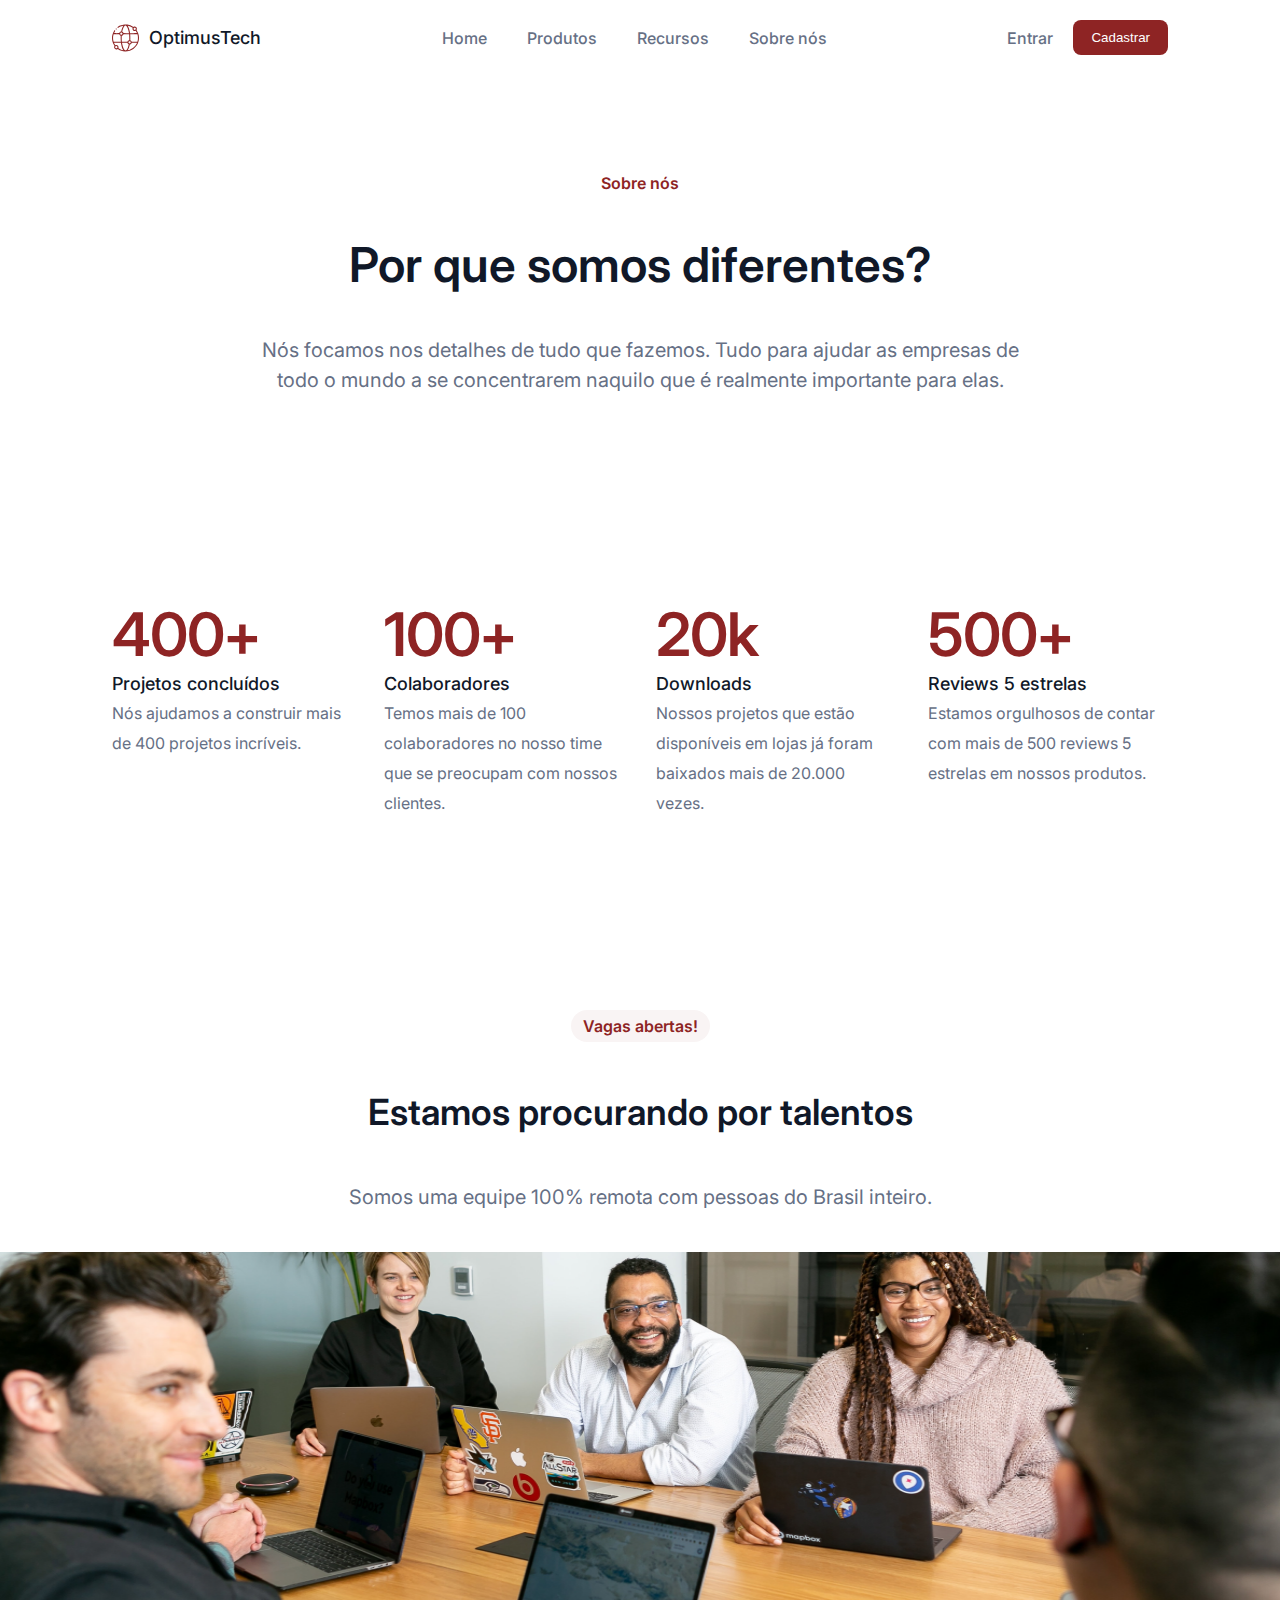
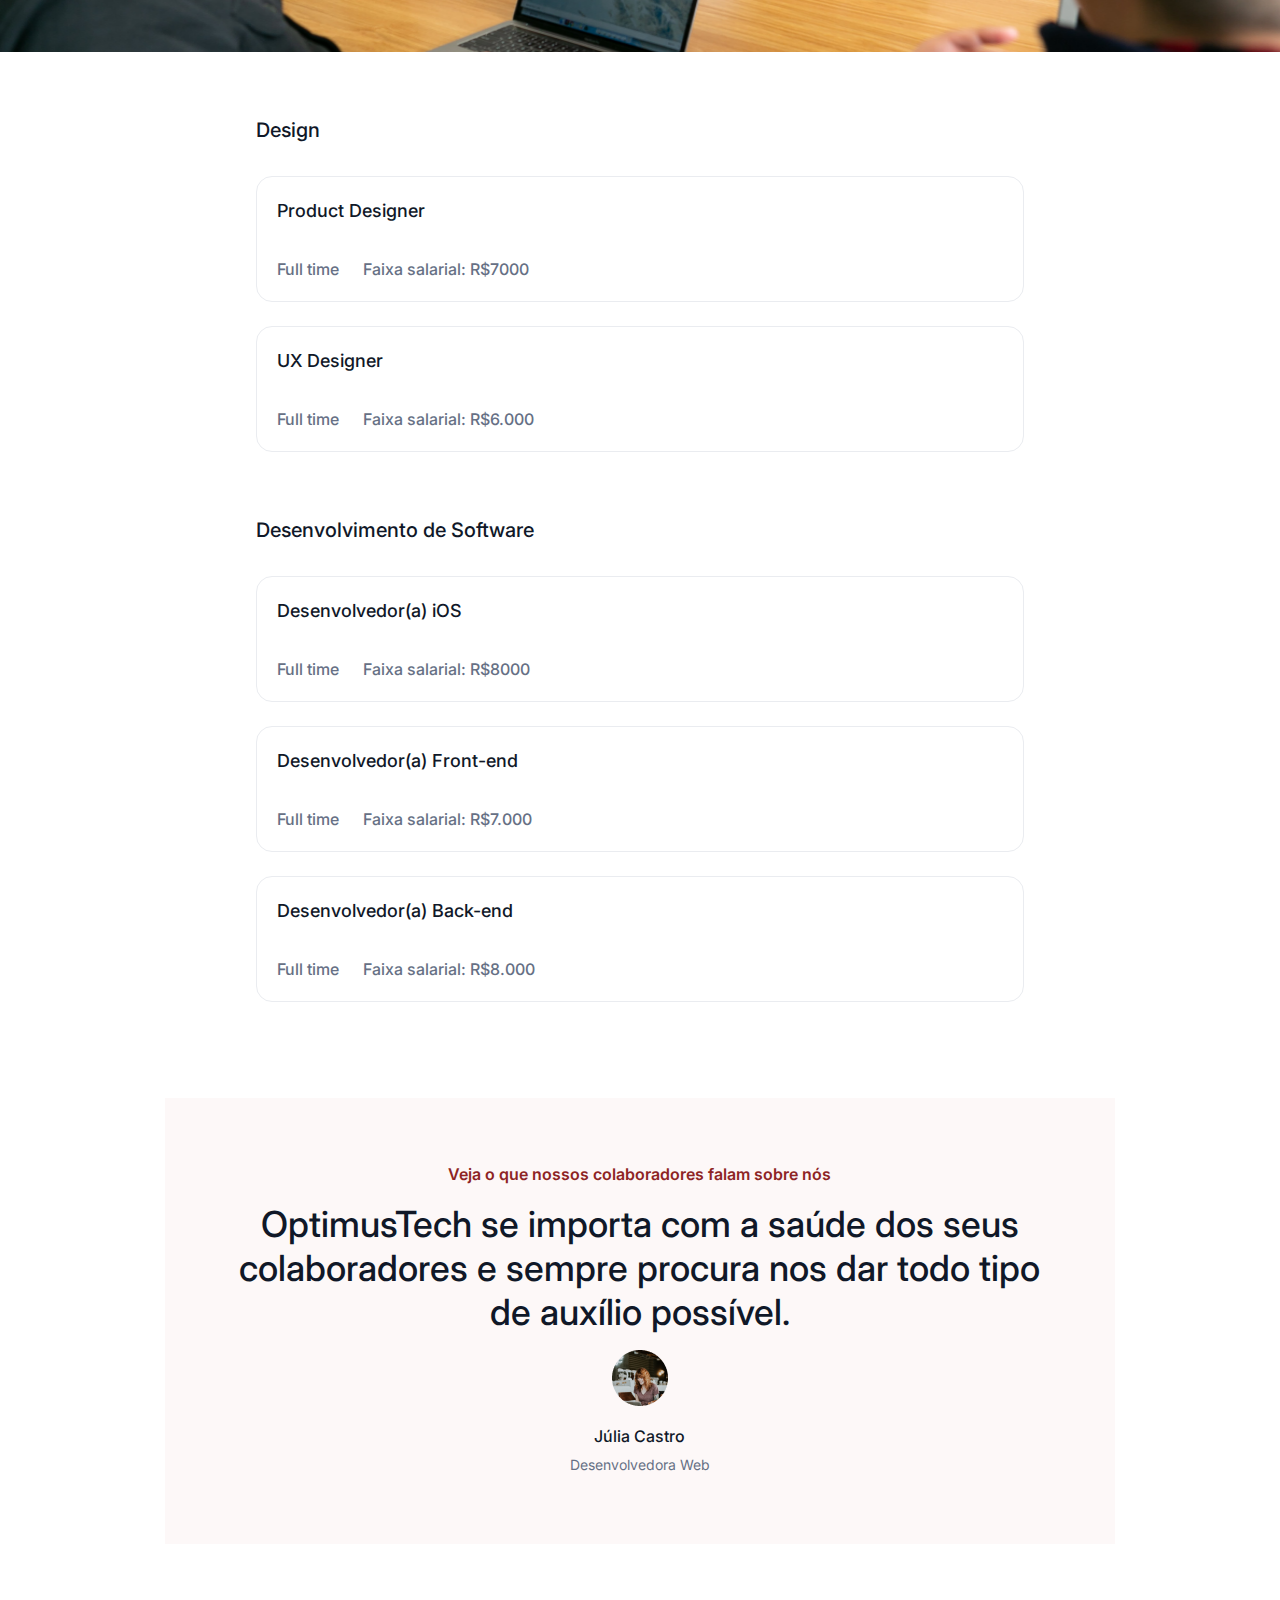
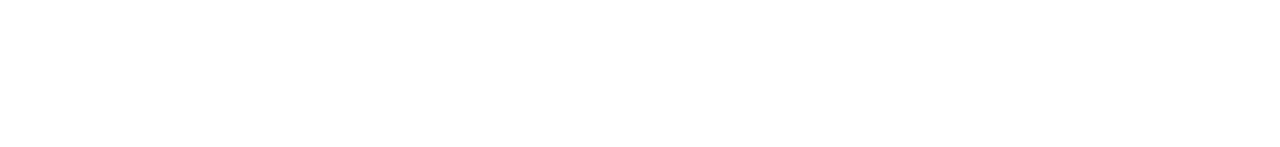
<file: vagas/index.html>
<!DOCTYPE html>
<html lang="pt-br">

<head>
  <meta charset="UTF-8">
  <meta http-equiv="X-UA-Compatible" content="IE=edge">
  <meta name="viewport" content="width=device-width, initial-scale=1.0">
  <title>Página de Vagas</title>
  <link rel="stylesheet" href="./assets/css/global.css">
  <link href="https://fonts.googleapis.com/css2?family=Inter:wght@400;500;700;900&display=swap" rel="stylesheet">
</head>

<body>
  <header class="header" id="home">
    <div class="navbar">
      <div class="logo">
        <img src="./assets/img/worldwide.svg" alt="worldwide">
        <h3 class="text">OptimusTech</h3>
      </div>
      <nav>
        <ul class="links">
          <li><a href="#">Home</a></li>
          <li><a href="#">Produtos</a></li>
          <li><a href="#">Recursos</a></li>
          <li><a href="#">Sobre nós</a></li>
        </ul>
        <div class="burguer">
          <span class="bar"></span>
          <span class="bar"></span>
          <span class="bar"></span>
        </div>
      </nav>
      <div class="navigationActions">
        <p class="text">Entrar</p>
        <button class="button">Cadastrar</button>
      </div>
    </div>
    <section class="about">
      <span class="subHeading">Sobre nós</span>
      <h1 class="heading">Por que somos diferentes?</h1>
      <p class="supportingText">Nós focamos nos detalhes de tudo que fazemos. Tudo para ajudar as empresas de <br> todo
        o mundo a se concentrarem naquilo que é realmente importante para elas.</p>
    </section>
  </header>

  <main class="main">

<!-- section metrics -->

    <section class="metrics">
      <div>
        <h1 class="number">400+</h1>
        <p class="text">Projetos concluídos</p>
        <p class="supportingText">Nós ajudamos a construir mais de 400 projetos incríveis.</p>
      </div>
      <div>
        <h1 class="number">100+</h1>
        <p class="text">Colaboradores</p>
        <p class="supportingText">Temos mais de 100 colaboradores no nosso time que se preocupam com nossos clientes.</p>
      </div>
      <div>
        <h1 class="number">20k</h1>
        <p class="text">Downloads</p>
        <p class="supportingText">Nossos projetos que estão disponíveis em lojas já foram baixados mais de 20.000 vezes.</p>
      </div>
      <div>
        <h1 class="number">500+</h1>
        <p class="text">Reviews 5 estrelas</p>
        <p class="supportingText">Estamos orgulhosos de contar com mais de 500 reviews 5 estrelas em nossos produtos.</p>
      </div>
    </section>
   
    <div class="jobs">

      <!-- section talents -->

      <section class="talents">
        <span class="subHeading">Vagas abertas!</span>
        <h1 class="heading">Estamos procurando por talentos</h1>
        <p class="supportingText">Somos uma equipe 100% remota com pessoas do Brasil inteiro.</p>
        <img src="./assets/img/Image.png" alt="image">
      </section>

      <!-- section experience -->

      <section class="experienceContainer">

        <div class="experience">
          <div class="_container">
          <h3 class="text" style="font-size: 20px;">Design</h3>
          <div class="jobPost">
            <h4 class="text">Product Designer</h4>
            <div class="jobDescription">
              <p>Full time</p>
              <p>Faixa salarial: R$7000</p>
            </div>
          </div>
        </div>
        <div class="_container">
          <div class="jobPost">
            <h4 class="text">UX Designer</h4>
            <div class="jobDescription">
              <p>Full time</p>
              <p>Faixa salarial: R$6.000</p>
            </div>
          </div>
        </div>
        </div>
      
        <div class="experience">
          <div class="_container">
          <h3 class="text" style="font-size: 20px;">Desenvolvimento de Software</h3>
          <div class="jobPost">
            <h4 class="text">Desenvolvedor(a) iOS</h4>
            <div class="jobDescription">
              <p>Full time</p>
              <p>Faixa salarial: R$8000</p>
            </div>
          </div>
        </div>
        <div class="_container">
          <div class="jobPost">
            <h4 class="text">Desenvolvedor(a) Front-end</h4>
            <div class="jobDescription">
              <p>Full time</p>
              <p>Faixa salarial: R$7.000</p>
            </div>
          </div>
        </div>
        <div class="_container">
          <div class="jobPost">
            <h4 class="text">Desenvolvedor(a) Back-end</h4>
            <div class="jobDescription">
              <p>Full time</p>
              <p>Faixa salarial: R$8.000</p>
            </div>
          </div>
        </div>
        </div>

      </section>
    </div>

    <section class="comments">
      <span class="subHeading">Veja o que nossos colaboradores falam sobre nós</span>
      <h1 class="heading">OptimusTech se importa com a saúde dos seus colaboradores e sempre procura nos dar todo tipo de auxílio possível.</h1>
      <img src="./assets/img/Avatar.png" alt="Avatar">
      <div>
        <h4 class="text">Júlia Castro</h4>
        <p class="supportingText">Desenvolvedora Web</p>
      </div>
    </section>

  </main>

  <script src="./assets/js/main.js"></script>
</body>

</html>
</file>
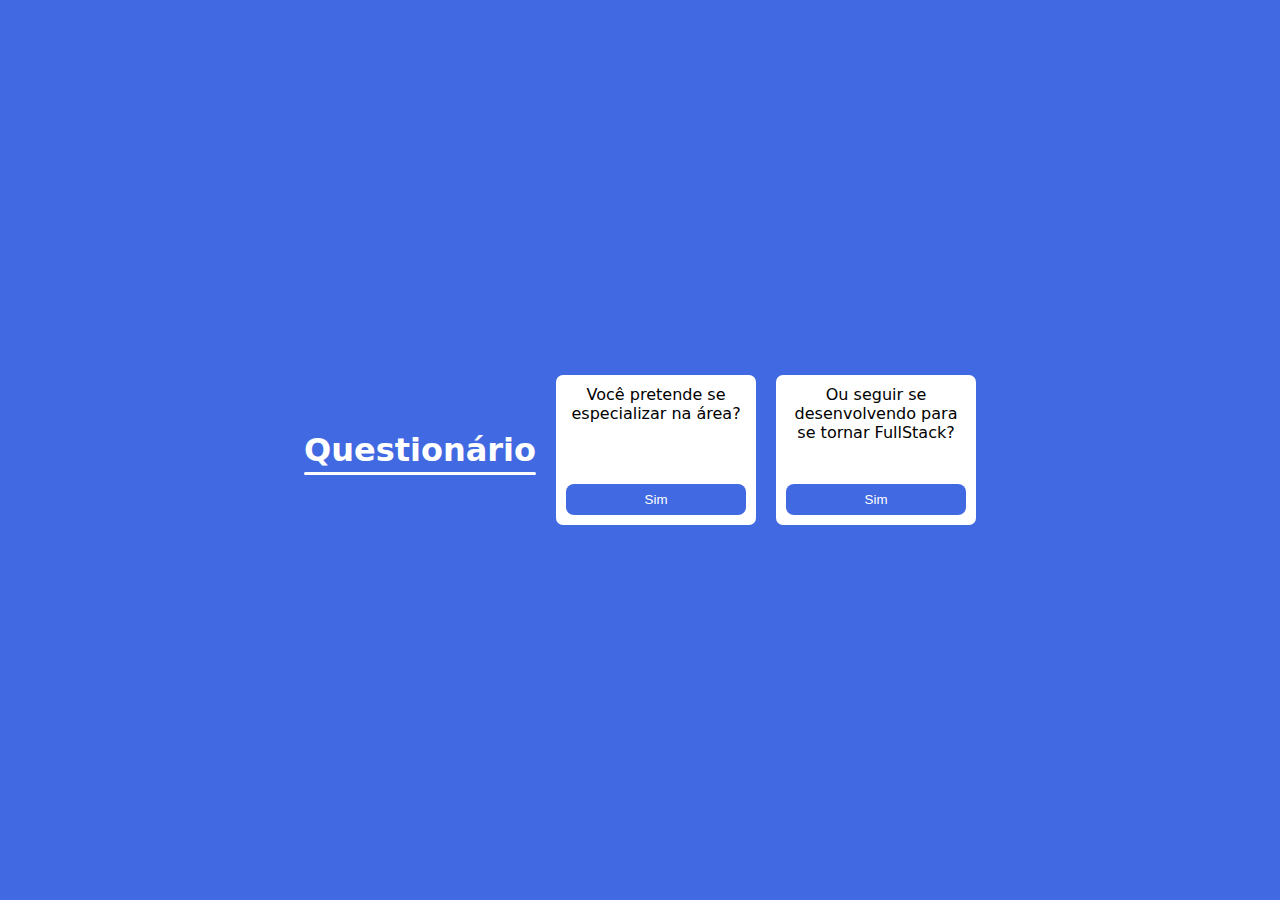
<file: logica/dia-03/index.html>
<!DOCTYPE html>
<html lang="pt-br">

<head>
  <meta charset="UTF-8">
  <meta http-equiv="X-UA-Compatible" content="IE=edge">
  <meta name="viewport" content="width=device-width, initial-scale=1.0">
  <title>Document</title>
  <link rel="stylesheet" href="./style.css">
</head>

<body>
  <div class="container">
    <h1>Questionário</h1>
    <div class="box">
      <p>Você pretende se especializar na área?</p>
      <button class="especializar">Sim</button>
    </div>
    <div class="box">
      <p>Ou seguir se desenvolvendo para se tornar FullStack?</p>
      <button class="fullstack">Sim</button>
    </div>
  </div>
  <script src="./main.js"></script>
</body>

</html>
</file>
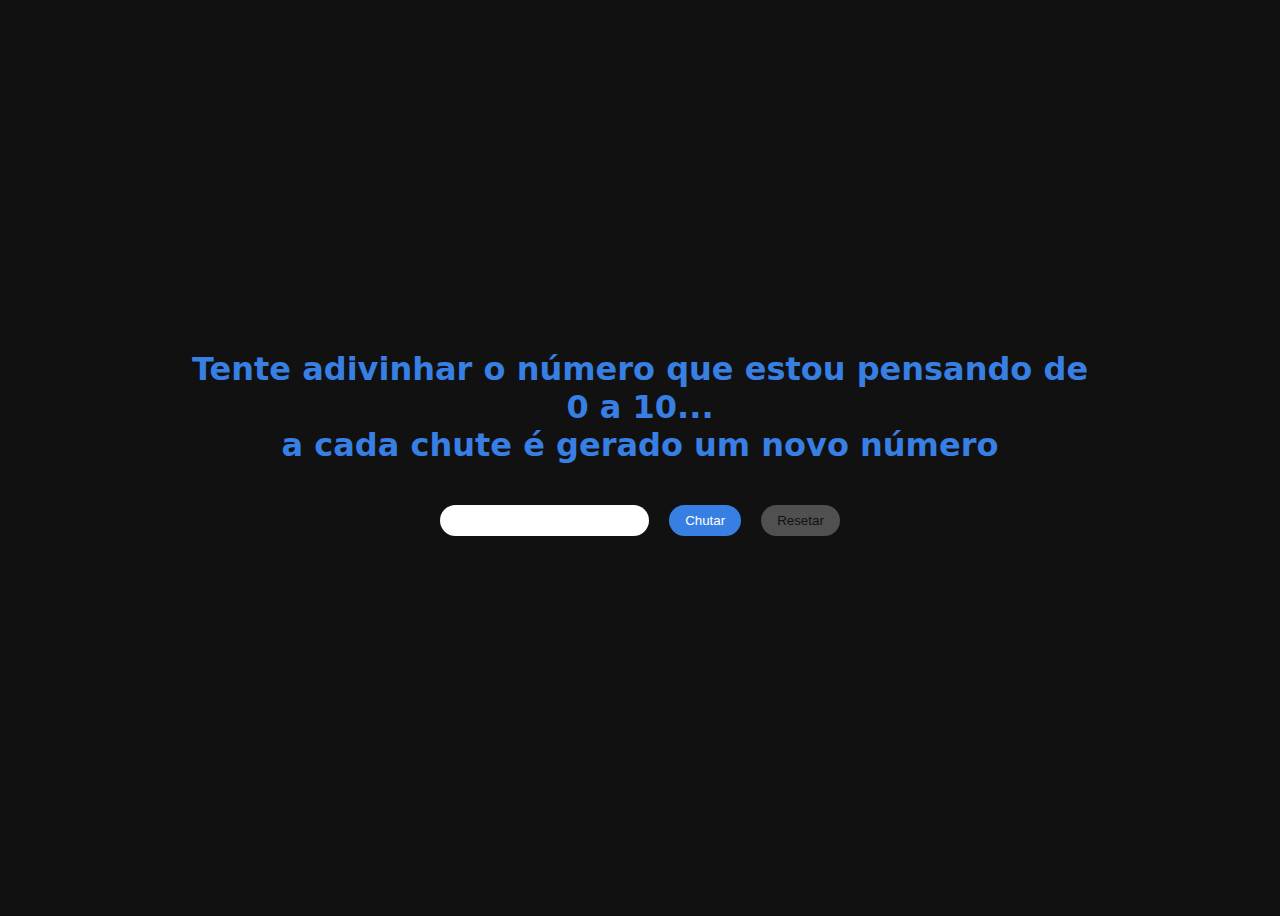
<file: logica/dia-04/index.html>
<!DOCTYPE html>
<html lang="pt-br">

<head>
  <meta charset="UTF-8">
  <meta http-equiv="X-UA-Compatible" content="IE=edge">
  <meta name="viewport" content="width=device-width, initial-scale=1.0">
  <title>Document</title>
  <link rel="stylesheet" href="./style.css">
</head>

<body>
  <div class="container">
    <h1>Tente adivinhar o número que estou pensando de 0 a 10... <br> a cada chute é gerado um novo número</h1>
    <div class="advinhar">
      <input type="text" id="input">
      <button class="chutar">Chutar</button>
      <button class="resetar" onclick="resetar()">Resetar</button>
    </div>
    <p class="resultado"></p>
  </div>

 <script src="./main.js"></script>
</body>

</html>
</file>
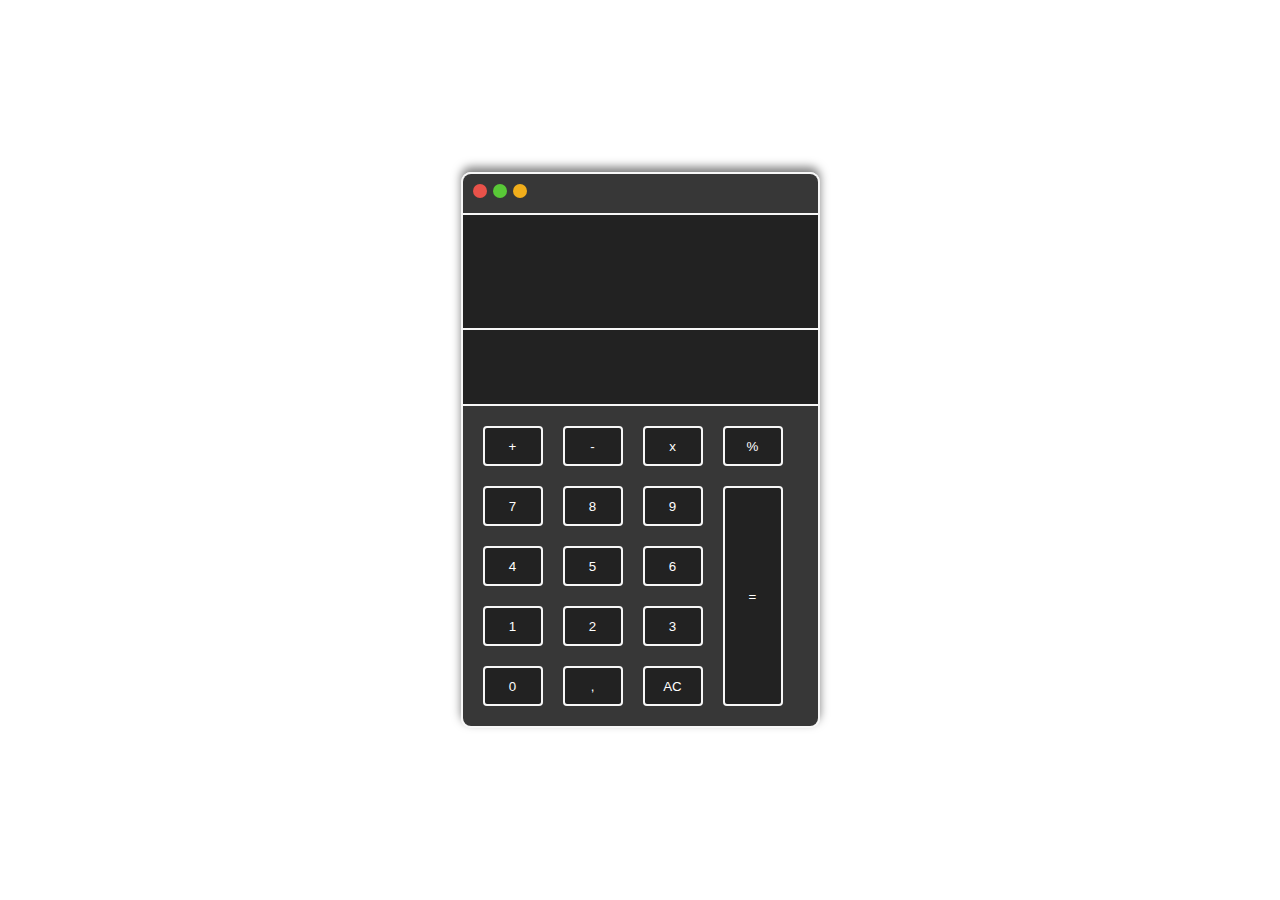
<file: logica/dia-07/index.html>
<!DOCTYPE html>
<html lang="pt-br">

<head>
  <meta charset="UTF-8">
  <meta http-equiv="X-UA-Compatible" content="IE=edge">
  <meta name="viewport" content="width=device-width, initial-scale=1.0">
  <title>Document</title>
  <link rel="stylesheet" href="./assets/css/style.css">
</head>

<body>
  <div class="container">
    <div class="balls">
      <span class="ball"></span>
      <span class="ball"></span>
      <span class="ball"></span>
    </div>
    <div class="resultContainer">
      <h1 class="result"></h1>
    </div>
    <div class="typeContainer">
      <h2 class="type"></h2>
    </div>
    <div class="buttons">
      <button class="button">+</button>
      <button class="button">-</button>
      <button class="button">x</button>
      <button class="button">%</button>
      <button class="button" onclick="insert('7')">7</button>
      <button class="button" onclick="insert('8')">8</button>
      <button class="button" onclick="insert('9')">9</button>
      <button class="button">=</button>
      <button class="button" onclick="insert('4')">4</button>
      <button class="button" onclick="insert('5')">5</button>
      <button class="button" onclick="insert('6')">6</button>
      <button class="button" onclick="insert('1')">1</button>
      <button class="button" onclick="insert('2')">2</button>
      <button class="button" onclick="insert('3')">3</button>
      <button class="button" onclick="insert('0')">0</button>
      <button class="button">,</button>
      <button class="button">AC</button>
    </div>
  </div>
  <script src="./assets/js/main.js"></script>
</body>

</html>
</file>
<file: vagas/assets/css/global.css>
._container{display:flex;align-items:flex-start;flex-direction:column;gap:32px}*{padding:0;margin:0;box-sizing:border-box;list-style:none;text-decoration:none}html{scroll-behavior:smooth}body{font-family:"Inter",sans-serif}.header .navbar{display:flex;align-items:center;justify-content:space-between;background-color:#fff;padding:20px 112px}.header .navbar .logo{display:flex;gap:10px}.header .navbar .logo .text{font-weight:500;font-size:18px;line-height:28px;color:#101828}.header .navbar .links{display:flex;gap:40px}.header .navbar .links a{font-weight:500;font-size:18px;line-height:28px;color:#101828;font-size:16px;color:#667085;position:relative;display:inline-block}.header .navbar .links a::after{content:"";display:inline-block;position:absolute;background-color:#8e2424;height:3px;width:0;left:0;bottom:-10px;transition:.3s}.header .navbar .links a:hover{color:#101828}.header .navbar .links a:hover::after{width:100%}.header .navbar .burguer{display:none;cursor:pointer}.header .navbar .burguer .bar{display:block;width:28px;height:3px;border-radius:2px;background-color:#8e2424;margin:5px auto;transition:all .3s ease-in-out}.header .navbar .navigationActions{display:flex;align-items:center;gap:20px}.header .navbar .navigationActions .text{font-weight:500;font-size:18px;line-height:28px;color:#101828;font-size:16px;color:#667085;cursor:pointer}.header .navbar .navigationActions .text:hover{color:#101828}.header .navbar .navigationActions .button{padding:10px 18px;display:inline-block;border:none;outline:none;background-color:#8e2424;color:#fff;border-radius:8px;cursor:pointer}.header .navbar .navigationActions .button:hover{background-color:#651a1a}.header .about{display:flex;flex-direction:column;align-items:center;justify-content:center;text-align:center;gap:40px;padding:96px 112px}.header .about .subHeading{font-weight:600;font-size:16px;line-height:24px;color:#8e2424}.header .about .heading{font-weight:600;font-size:48px;line-height:60px;color:#101828}.header .about .supportingText{font-weight:400;font-size:20px;line-height:30px;color:#667085}.main{padding:107px 112px}.main .metrics{display:grid;grid-template-columns:repeat(4, 1fr);align-items:flex-start;gap:32px}.main .metrics .number{font-weight:600;font-size:60px;line-height:72px;letter-spacing:-0.02em;color:#8e2424}.main .metrics .text{font-weight:500;font-size:18px;line-height:28px;color:#101828}.main .metrics .supportingText{font-weight:400;font-size:20px;line-height:30px;color:#667085;font-size:16px}.main .jobs{padding-top:192px}.main .jobs .talents{display:flex;align-items:center;justify-content:center;flex-direction:column;gap:40px;text-align:center}.main .jobs .talents .subHeading{font-weight:600;font-size:16px;line-height:24px;color:#8e2424;padding:4px 12px;background:rgba(142,36,36,.05);border-radius:16px}.main .jobs .talents .heading{font-weight:600;font-size:48px;line-height:60px;color:#101828;font-size:36px}.main .jobs .talents .supportingText{font-weight:400;font-size:20px;line-height:30px;color:#667085}.main .jobs .talents img{width:1310px;height:400px}.main .jobs .experienceContainer{display:flex;flex-direction:column;align-items:center;padding-top:64px;text-align:left;gap:64px}.main .jobs .experienceContainer .experience{display:flex;flex-direction:column;align-items:flex-start;gap:24px}.main .jobs .experienceContainer .experience .text{font-weight:500;font-size:18px;line-height:28px;color:#101828}.main .jobs .experienceContainer .experience .jobPost{display:flex;align-items:flex-start;flex-direction:column;border:1px solid #eaecf0;padding:20px;width:768px;border-radius:16px;gap:32px}.main .jobs .experienceContainer .experience .jobPost .jobDescription{display:flex;flex-direction:row;gap:24px}.main .jobs .experienceContainer .experience .jobPost .jobDescription p{font-weight:500;font-size:16px;line-height:24px;color:#667085}.main .comments{display:flex;align-items:center;flex-direction:column;justify-content:center;background:rgba(196,25,25,.03);width:90%;margin:96px auto;text-align:center;padding:64px;gap:16px}.main .comments .subHeading{font-weight:600;font-size:16px;line-height:24px;color:#8e2424}.main .comments .heading{font-weight:600;font-size:48px;line-height:60px;color:#101828;font-size:36px;font-weight:500;line-height:44px}.main .comments .text{font-weight:500;font-size:18px;line-height:28px;color:#101828;font-size:16px}.main .comments .supportingText{font-weight:400;font-size:20px;line-height:30px;color:#667085;font-size:14px}@media(max-width: 1140px){.main .experienceContainer .experience .jobPost{width:75vh}}@media(max-width: 1000px){.header .navbar{position:fixed;width:100%;top:0}.header .navbar .links{position:fixed;left:-100%;top:65px;text-align:center;flex-direction:column;padding:20px 0;width:100%;transition:.3s;border-radius:0 0 20px 20px;background-color:#101828}.header .navbar .links li{margin:4px auto}.header .navbar .links a{color:#fff}.header .navbar .links a:hover{color:#b72e2e}.header .navbar .links.active{left:0}.header .navbar .burguer{display:block}.header .navbar .burguer.active .bar:nth-child(2){opacity:0}.header .navbar .burguer.active .bar:nth-child(1){transform:translateY(8px) rotate(45deg)}.header .navbar .burguer.active .bar:nth-child(3){transform:translateY(-8px) rotate(-45deg)}.header .navbar .navigationActions{display:none}.header .about{padding-top:172px}.main{padding:107px 80px}.main .metrics{grid-template-columns:repeat(2, 1fr)}.main .comments .heading{font-size:30px}}@media(max-width: 840px){.main .metrics{grid-template-columns:1fr;text-align:center}.main .jobs .experienceContainer .experience .jobPost{width:484px}.main .comments .heading{font-size:26px}}@media(max-width: 640px){.main .jobs .experienceContainer .experience .jobPost{width:284px}.main .jobs .experienceContainer .experience .jobPost .jobDescription p{font-size:14px}}/*# sourceMappingURL=global.css.map */
</file>
<file: logica/dia-03/style.css>
* {
  padding: 0;
  margin: 0;
  box-sizing: border-box;
}

body {
  background-color: royalblue;
  font-family: system-ui, -apple-system, BlinkMacSystemFont, 'Segoe UI', Roboto, Oxygen, Ubuntu, Cantarell, 'Open Sans', 'Helvetica Neue', sans-serif;
}

.container {
  display: flex;
  flex-direction: row;
  justify-content: center;
  align-items: center;
  margin: auto;
  width: 100vw;
  height: 100vh;
  gap: 20px;
}

.box {
  display: flex;
  flex-direction: column;
  justify-content: space-between;
  background-color: white;
  height: 150px;
  width: 200px;
  border-radius: 7px;
  text-align: center;
  padding: 10px;
}

button {
  padding: 8px 16px;
  display: inline-block;
  outline: none;
  border: none;
  background-color: royalblue;
  color: white;
  cursor: pointer;
  border-radius: 8px;
}

h1 {
  color: white;
  position: relative;
}

h1::after {
content: "";
display: inline-block;
position: absolute;
width: 100%;
height: 3px;
border-radius: 2px;
background-color: white;
left: 0;
bottom: -6px;
}
</file>
<file: logica/dia-04/style.css>
:root {
  --bg-claro: rgb(56, 127, 227);
  --bg-escuro: #505050;
  --color-claro: white;
  --color-escuro: #111111;
}

body {
  background-color: #111111;
  color: var(--bg-claro);
  font-family: system-ui, -apple-system, BlinkMacSystemFont, 'Segoe UI', Roboto, Oxygen, Ubuntu, Cantarell, 'Open Sans', 'Helvetica Neue', sans-serif;
}

.container {
  display: flex;
  flex-direction: column;
  align-items: center;
  justify-content: center;
  width: 900px;
  height: 100vh;
  margin: 0 auto;
  text-align: center;
  gap: 20px;
}

.advinhar {
  display: flex;
  gap: 20px;
  align-items: center;
}

input,
button {
  border: none;
  outline: none;
  padding: 8px 16px;
  border-radius: 16px;
  text-align: center;
  display: inline-block;
}

button {
  cursor: pointer;
}

.chutar {
  background-color: var(--bg-claro);
  color: var(--color-claro);
}

.resetar {
  background-color: var(--bg-escuro);
  color: var(--color-escuro);
  pointer-events: none;
}
</file>
<file: logica/dia-07/assets/css/style.css>
*{padding:0;margin:0;box-sizing:border-box;list-style:none;text-decoration:none}body{display:flex;align-items:center;justify-content:center;height:100vh;font-family:system-ui,-apple-system,BlinkMacSystemFont,"Segoe UI",Roboto,Oxygen,Ubuntu,Cantarell,"Open Sans","Helvetica Neue",sans-serif;background:url(https://4kwallpapers.com/images/wallpapers/macos-big-sur-apple-layers-fluidic-colorful-wwdc-stock-2048x1536-1455.jpg) no-repeat top;background-size:cover}.container{width:359px;border-radius:10px;border:2px solid #f7f7f7;box-shadow:0 -5px 10px 0 rgba(0,0,0,.5)}.balls{display:flex;position:relative;height:39px;background-color:#373737;border-radius:8px 8px 0 0}.balls .ball{position:absolute;width:14px;height:14px;border-radius:50%;cursor:pointer}.balls .ball:nth-child(1){background-color:#e9524a;top:10px;left:10px}.balls .ball:nth-child(2){background-color:#59c837;top:10px;left:30px}.balls .ball:nth-child(3){background-color:#f1ae1b;top:10px;left:50px}.resultContainer{display:flex;align-items:center;justify-content:flex-end;min-height:117px;background-color:#222;position:relative}.resultContainer::after{content:"";display:inline-block;position:absolute;height:2px;width:100%;background-color:#f7f7f7;bottom:0}.resultContainer::before{content:"";display:inline-block;position:absolute;height:2px;width:100%;background-color:#f7f7f7;top:0}.resultContainer .result{color:#fff;padding-right:20px}.typeContainer{display:flex;align-items:center;justify-content:flex-start;min-height:76px;position:relative;background-color:#373737}.typeContainer::after{content:"";display:inline-block;position:absolute;height:2px;width:100%;background-color:#f7f7f7;bottom:0}.typeContainer .type{background-color:#222;color:#fff;min-height:76px;width:100%;padding:20px;font-size:18px}.buttons{display:grid;grid-template-columns:repeat(4, 60px);grid-template-rows:repeat(5, 40px);padding:20px;gap:20px;border-radius:0 0 8px 8px;background-color:#373737}.buttons .button{display:flex;align-items:center;justify-content:center;width:100%;height:100%;border-radius:4px;border:2px solid #f7f7f7;cursor:pointer;background-color:#222;color:#fff}.buttons .button:hover{background-color:#2f2f2f}.buttons .button:nth-child(8){grid-column:4;grid-row:2/-1}/*# sourceMappingURL=style.css.map */
</file>
